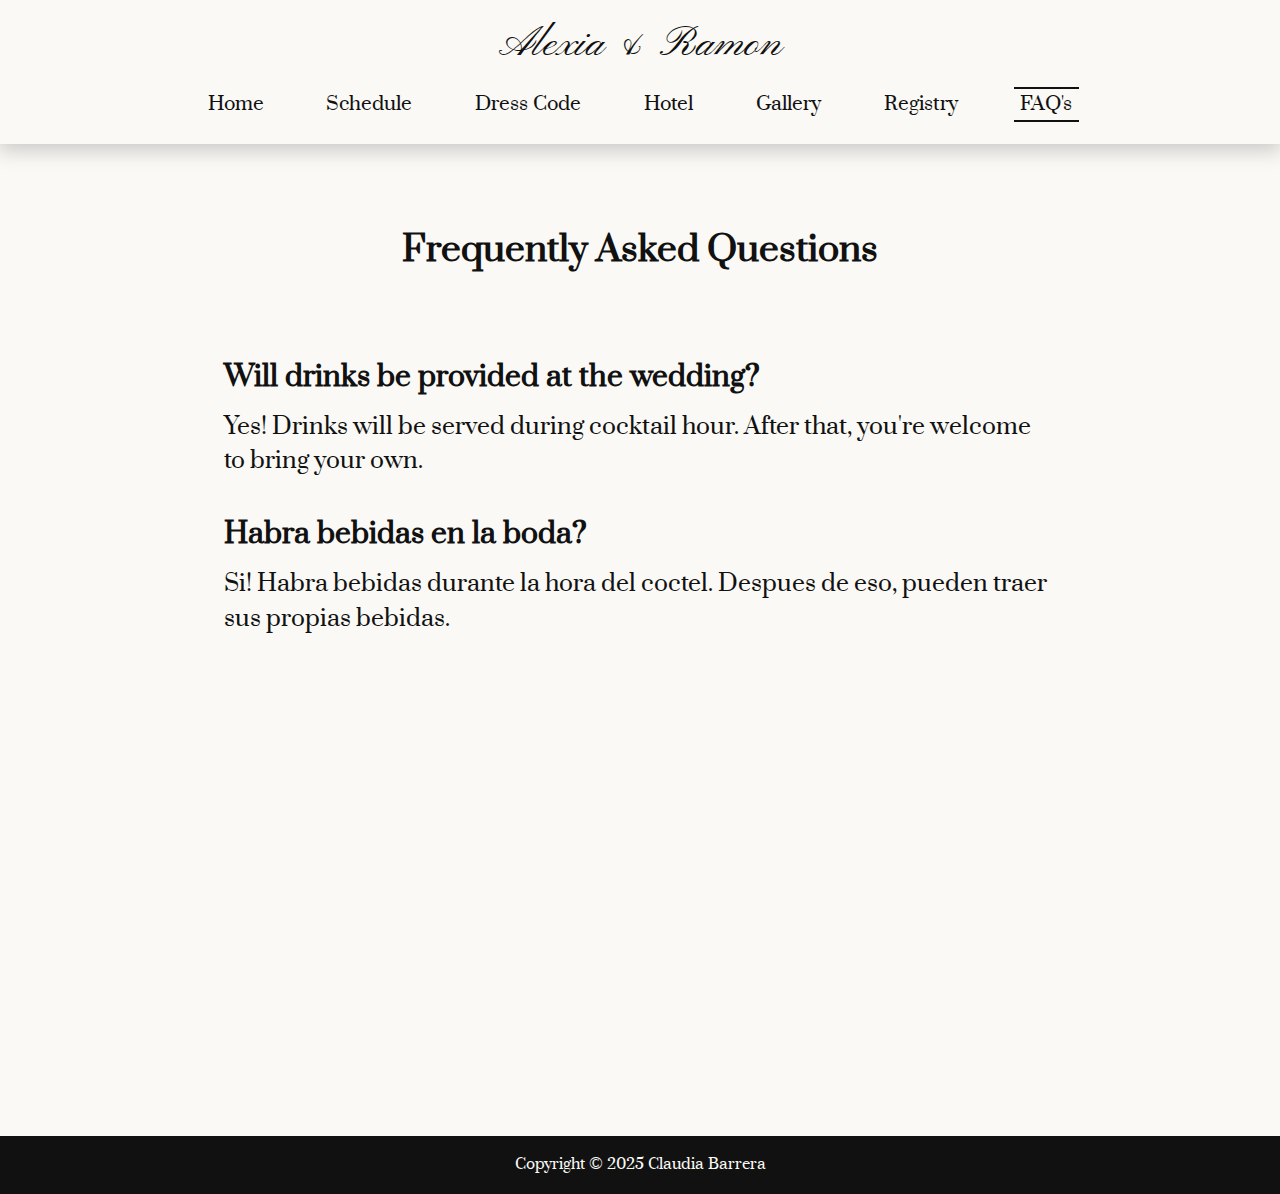
<file: pages/faq.html>
<!DOCTYPE html>
<html lang="en">

<head>
    <meta charset="UTF-8">
    <meta name="viewport" content="width=device-width, initial-scale=1.0">

    <title>A&R Wedding</title>

    <link rel="icon" type="img/png" href="../assets/imgs/heart-icon.png">
    <link rel="stylesheet" href="../styles.css">
</head>

<body>
    <div class="content-grid">

        <nav>
            <div class="logo">
                <p>Alexia & Ramon</p>
            </div>
            <div class="navbar-toggle">
                <div class="bar"></div>
                <div class="bar"></div>
                <div class="bar"></div>
            </div>
            <ul class="navbar-list">
                <li><a href="../index.html">Home</a></li>
                <li><a href="./schedule.html">Schedule</a></li>
                <li><a href="./dress-code.html">Dress Code</a></li>
                <li><a href="./hotel.html">Hotel</a></li>
                <li><a href="./gallery.html">Gallery</a></li>
                <li><a href="./registry.html">Registry</a></li>
                <li><a href="./faq.html" class="active">FAQ's</a></li>
            </ul>
        </nav>

        <div class="faq">
            <h1>Frequently Asked Questions</h1>

            <div class="question">
                <h2>Will drinks be provided at the wedding?</h2>
                <p>Yes! Drinks will be served during cocktail hour. After that, you're welcome to bring your own.</p>
            </div>

            <div class="question">
                <h2>Habra bebidas en la boda?</h2>
                <p>Si! Habra bebidas durante la hora del coctel. Despues de eso, pueden traer sus propias bebidas.</p>
            </div>
        </div>

        <footer>
            <p>Copyright &#169; 2025 Claudia Barrera</p>
        </footer>
    </div>

    <script src="../js/navigation.js"></script>
</body>

</html>
</file>
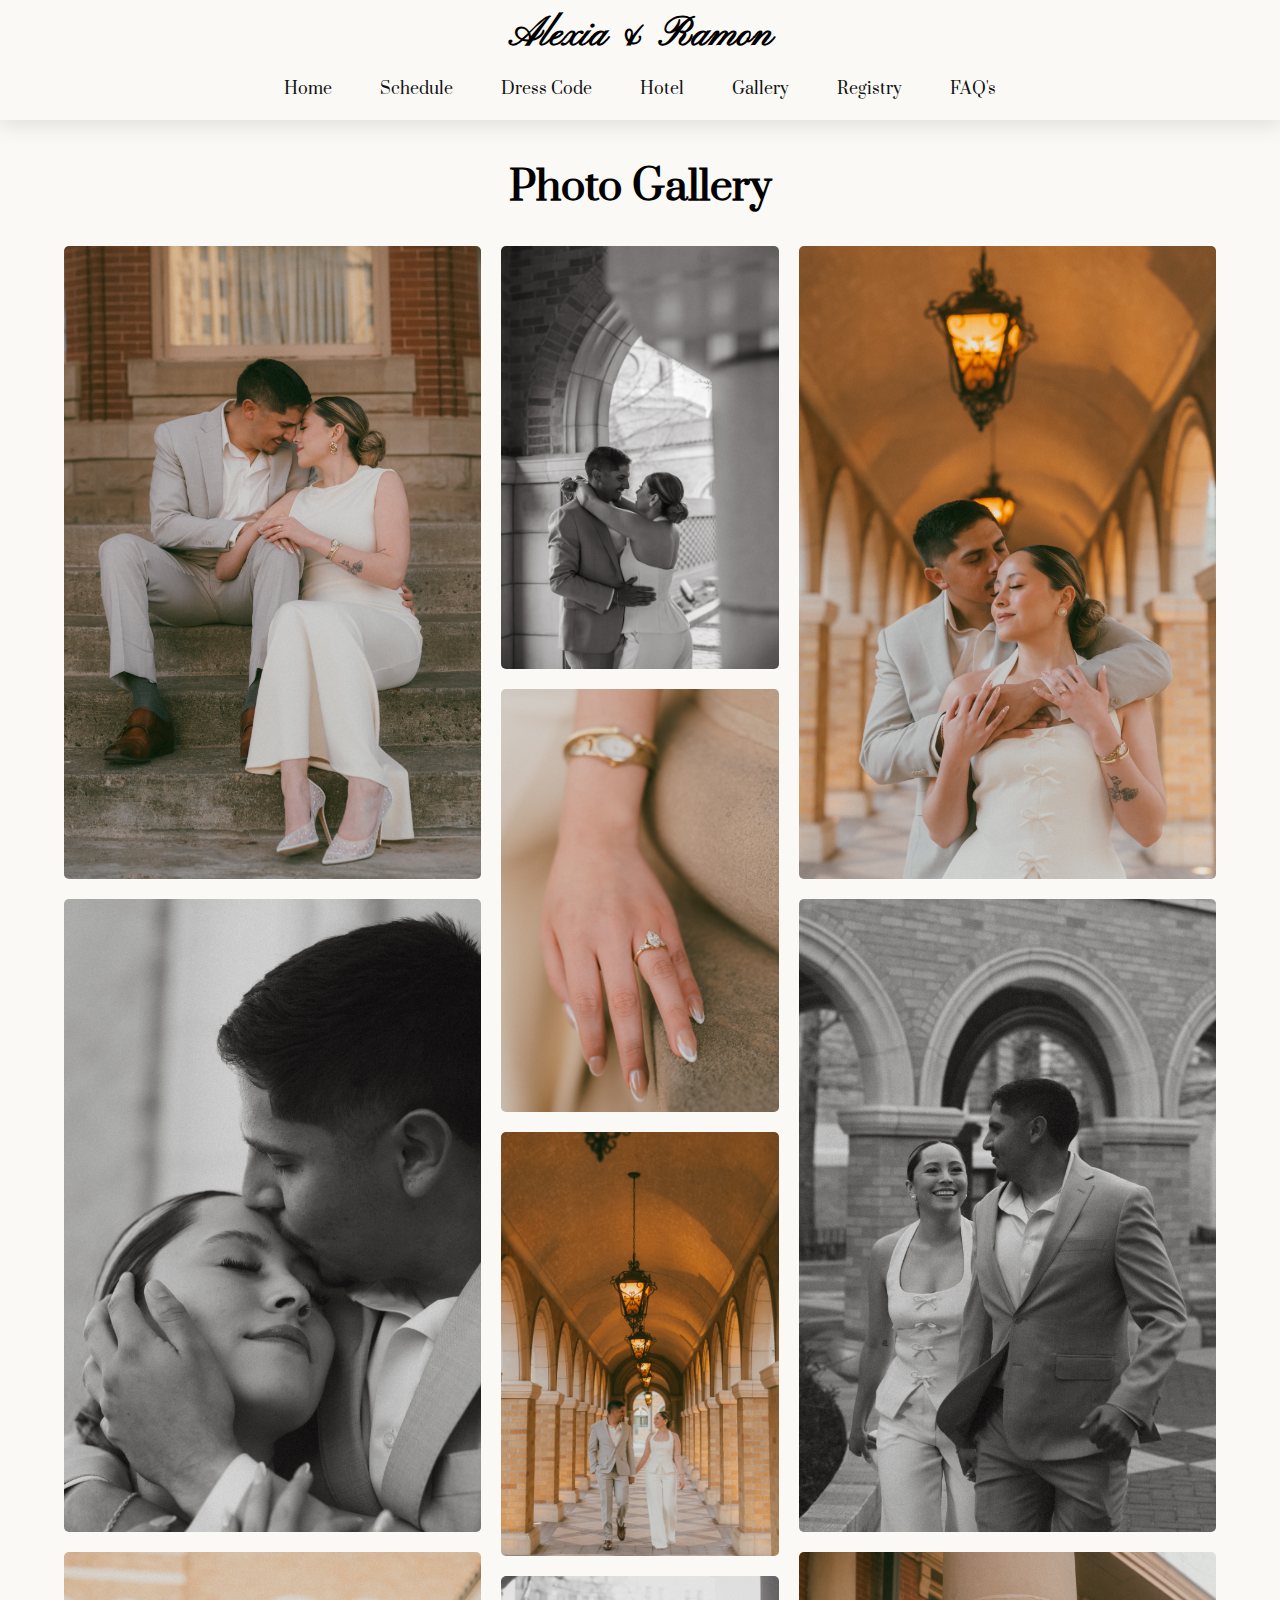
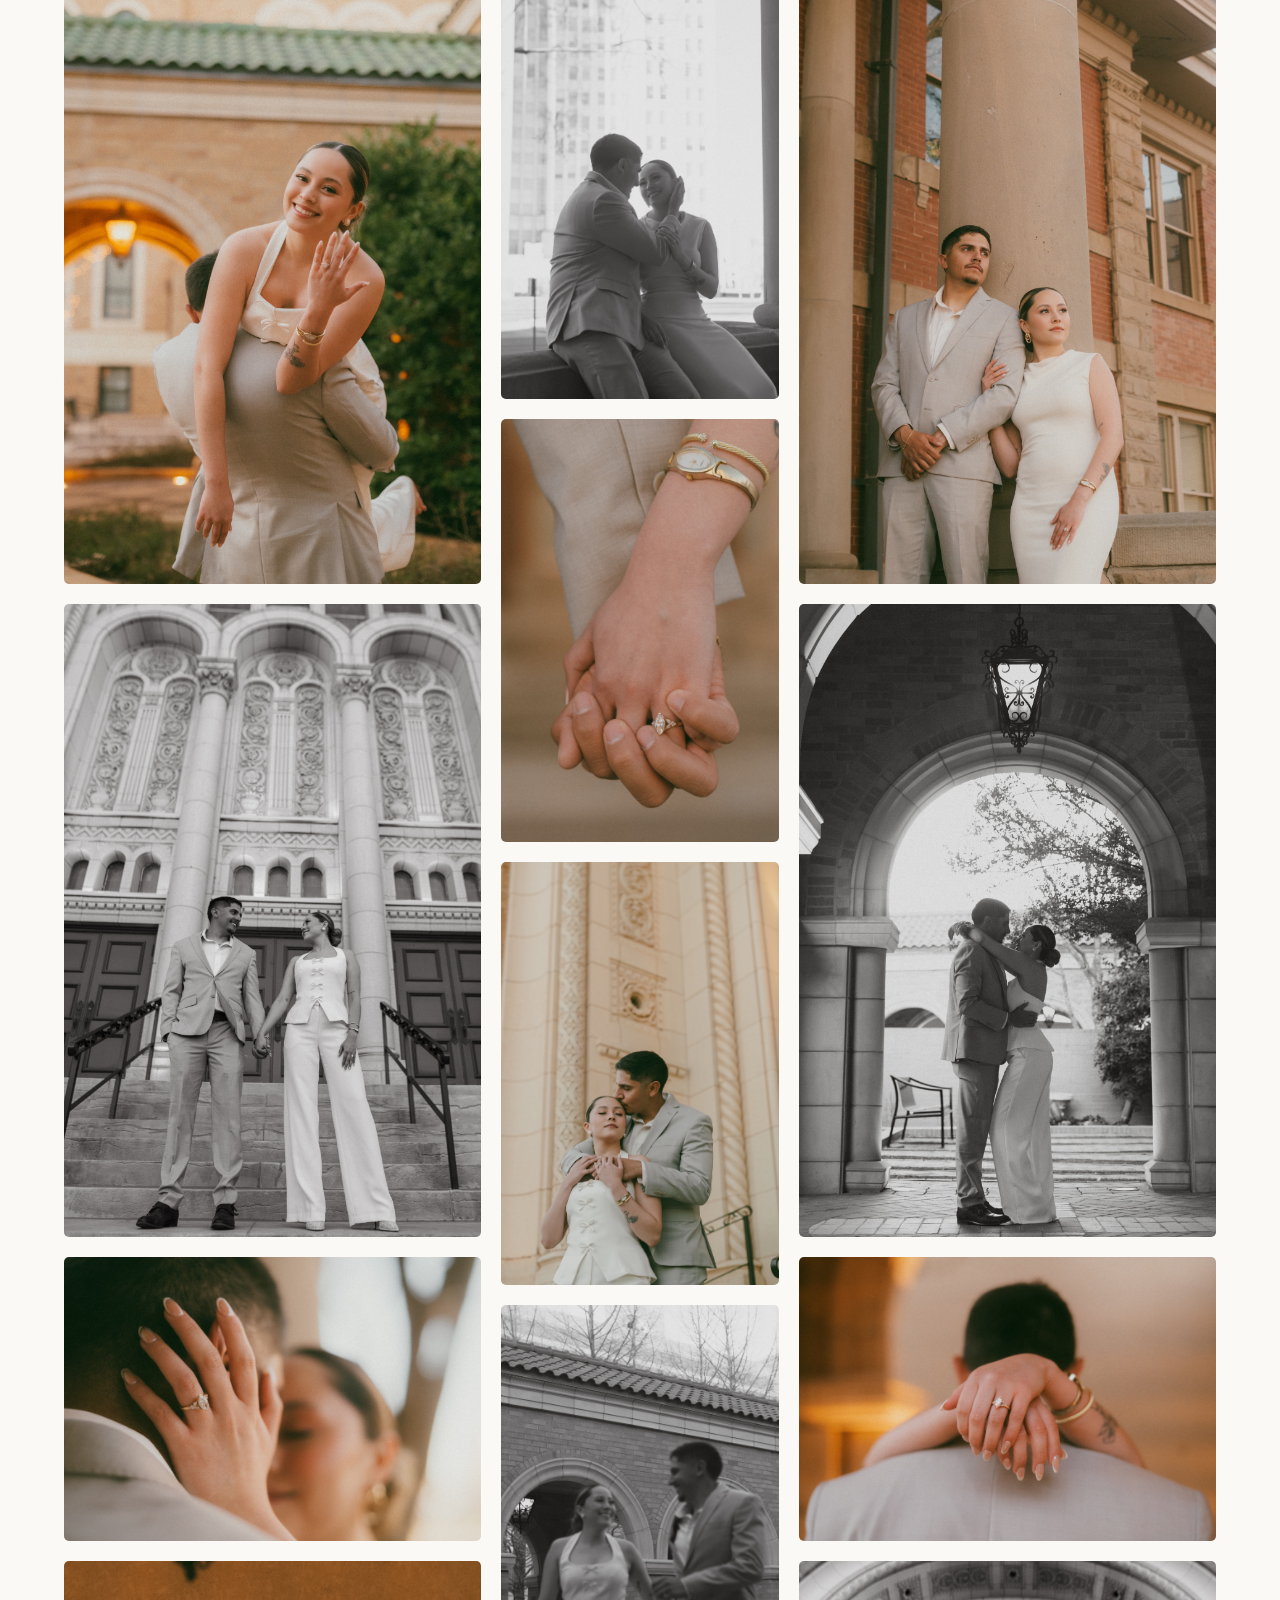
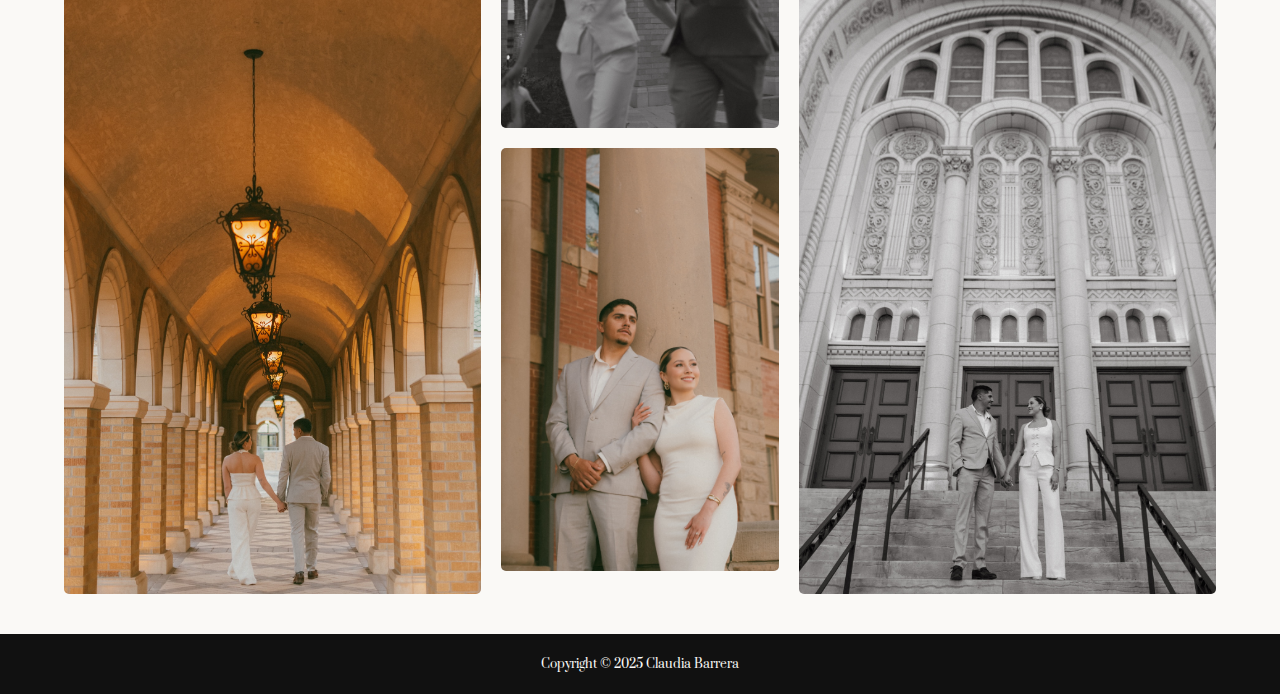
<file: pages/gallery.html>
<!DOCTYPE html>
<html lang="en">

<head>
    <meta charset="UTF-8">
    <meta name="viewport" content="width=device-width, initial-scale=1.0">
    <link rel="preconnect" href="https://fonts.googleapis.com">
    <link rel="preconnect" href="https://fonts.gstatic.com" crossorigin>
    <link href="https://fonts.googleapis.com/css2?family=Pinyon+Script&family=Prata&display=swap" rel="stylesheet">
    <link rel="stylesheet" href="../css/style.css">
    <link rel="icon" type="image/x-icon" href="../img/heart-icon.png">
    <title>A&R Wedding</title>
</head>

<body>
    <nav>
        <div class="name">
            <h3>Alexia & Ramon</h3>
        </div>
        <div class="hamburger">
            <div class="bar"></div>
            <div class="bar"></div>
            <div class="bar"></div>
        </div>
        <ul class="nav-links">
            <li><a href="../index.html">Home</a></li>
            <li><a href="./schedule.html">Schedule</a></li>
            <li><a href="./dress-code.html">Dress Code</a></li>
            <li><a href="./hotel.html">Hotel</a></li>
            <li><a href="./gallery.html">Gallery</a></li>
            <li><a href="./registry.html">Registry</a></li>
            <li><a href="./faq.html">FAQ's</a></li>
        </ul>
    </nav>

    <div class="gallery-container">

        <h1>Photo Gallery</h1>

        <div class="photo-gallery">

            <div class="column">
                <div class="photo">
                    <img src="../img/couple1.jpg" alt="">
                </div>
                <div class="photo">
                    <img src="../img/couple15.jpg" alt="">
                </div>
                <div class="photo">
                    <img src="../img/couple9.jpg" alt="">
                </div>
                <div class="photo">
                    <img src="../img/couple17.jpg" alt="">
                </div>
                <div class="photo">
                    <img src="../img/couple18.jpg" alt="">
                </div>
                <div class="photo">
                    <img src="../img/couple3.jpg" alt="">
                </div>
            </div>

            <div class="column">
                <div class="photo">
                    <img src="../img/couple11.jpg" alt="">
                </div>
                <div class="photo">
                    <img src="../img/engagment-ring.jpg" alt="">
                </div>
                <div class="photo">
                    <img src="../img/couple4.jpg" alt="">
                </div>
                <div class="photo">
                    <img src="../img/couple12.jpg" alt="">
                </div>
                <div class="photo">
                    <img src="../img/couple20.jpg" alt="">
                </div>
                <div class="photo">
                    <img src="../img/couple6.jpg" alt="">
                </div>
                <div class="photo">
                    <img src="../img/couple13.jpg" alt="">
                </div>
                <div class="photo">
                    <img src="../img/couple7.jpg" alt="">
                </div>
            </div>

            <div class="column">
                <div class="photo">
                    <img src="../img/couple5.jpg" alt="">
                </div>
                <div class="photo">
                    <img src="../img/couple14.jpg" alt="">
                </div>
                <div class="photo">
                    <img src="../img/couple8.jpg" alt="">
                </div>
                <div class="photo">
                    <img src="../img/couple10.jpg" alt="">
                </div>
                <div class="photo">
                    <img src="../img/couple19.jpg" alt="">
                </div>
                <div class="photo">
                    <img src="../img/couple16.jpg" alt="">
                </div>
            </div>

        </div>
    </div>

    <footer>
        <span>Copyright &#169; 2025 Claudia Barrera</span>
    </footer>

    <script src="../js/navigation.js"></script>
</body>

</html>
</file>
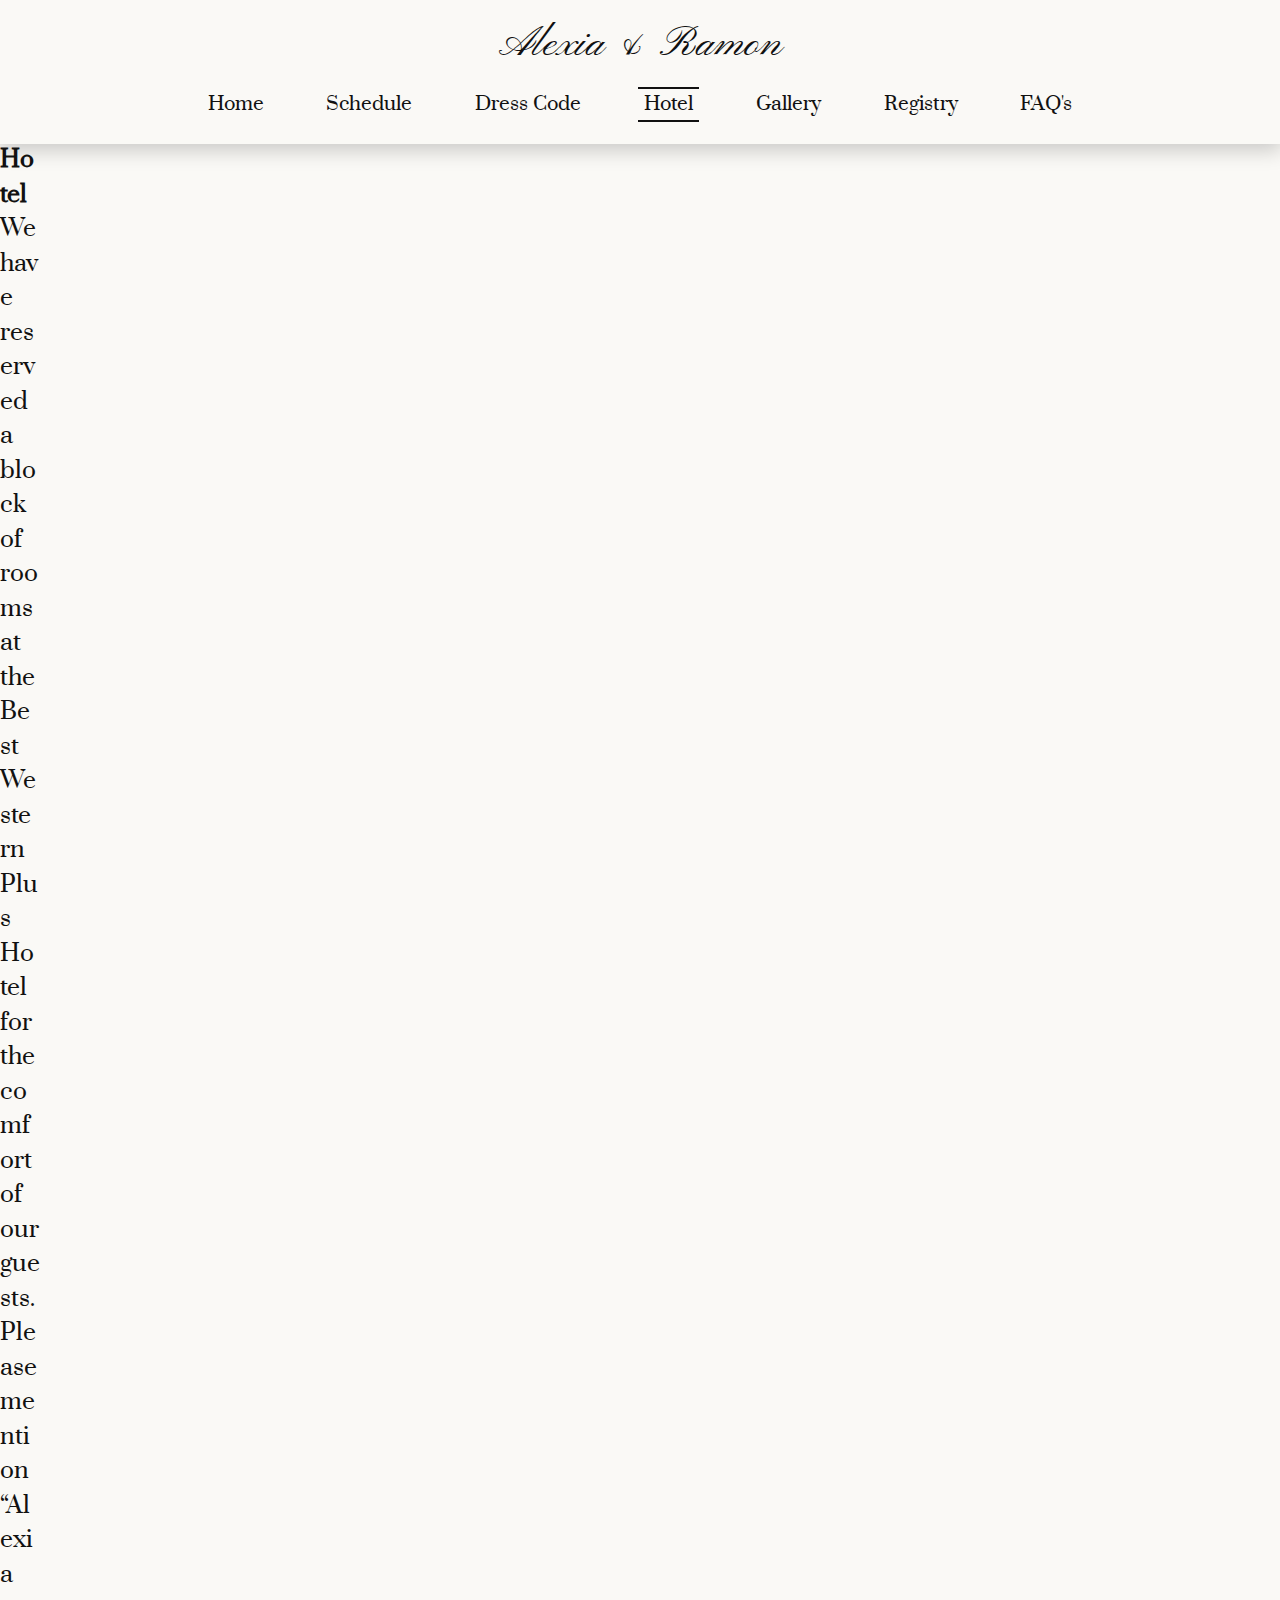
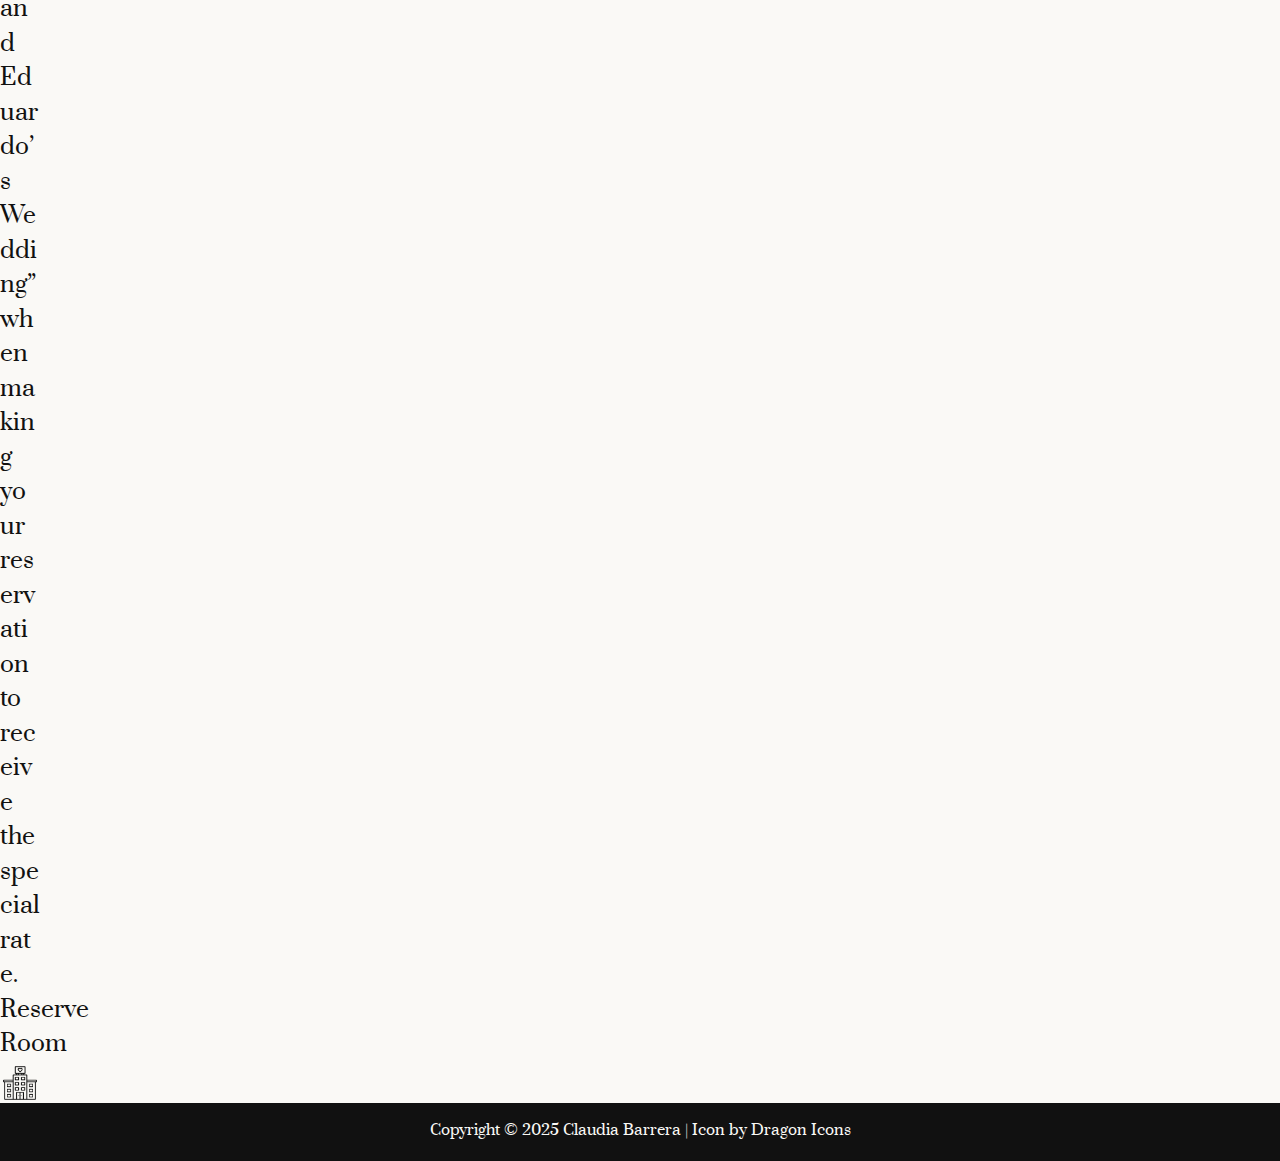
<file: pages/hotel.html>
<!DOCTYPE html>
<html lang="en">

<head>
    <meta charset="UTF-8">
    <meta name="viewport" content="width=device-width, initial-scale=1.0">

    <title>A&R Wedding</title>

    <link rel="icon" type="img/png" href="../assets/imgs/heart-icon.png">
    <link rel="stylesheet" href="../styles.css">
</head>

<body>

    <div class="content-grid">

        <nav>
            <div class="logo">
                <p>Alexia & Ramon</p>
            </div>
            <div class="navbar-toggle">
                <div class="bar"></div>
                <div class="bar"></div>
                <div class="bar"></div>
            </div>
            <ul class="navbar-list">
                <li><a href="../index.html">Home</a></li>
                <li><a href="./schedule.html">Schedule</a></li>
                <li><a href="./dress-code.html">Dress Code</a></li>
                <li><a href="./hotel.html" class="active">Hotel</a></li>
                <li><a href="./gallery.html">Gallery</a></li>
                <li><a href="./registry.html">Registry</a></li>
                <li><a href="./faq.html">FAQ's</a></li>
            </ul>
        </nav>

        <div class="hotel">
            <h1>Hotel</h1>
            <p>We have reserved a block of rooms at the Best Western Plus Hotel for the comfort of our guests.
                Please mention “Alexia and Eduardo’s Wedding” when making your reservation to receive the special rate.
            </p>
            <a href="https://www.google.com/search?client=mobilesearchapp&sca_esv=0e1f91a6f443d8ba&bih=797&biw=390&channel=iss&cs=1&hl=en&rlz=1MDAPLA_enUS1090US1090&v=388.0.811331708&sxsrf=AE3TifNpoFOQH2-w_usVrlSz_Nb-Si81SA:1759367350117&kgmid=/g/12vqysdzb&q=Best+Western+Plus+North+Odessa+Inn+%26+Suites&shndl=30&shem=lcuae,uaasie,shrtsdl&source=sh/x/loc/uni/m1/5&kgs=894dc84b1cbe9d4d&utm_source=lcuae,uaasie,shrtsdl,sh/x/loc/uni/m1/5"
                target="_blank" rel="noopener noreferrer">Reserve Room</a>
            <img src="../assets/imgs/hotel-icon.png" alt="gift icon" width="125">
        </div>

        <footer>
            <p>Copyright &#169; 2025 Claudia Barrera | <a
                    href="https://www.freepik.com/icon/hotel_9976044#fromView=search&page=1&position=74&uuid=99db3045-a2a5-4de7-ac8a-45a658e2c1a1"
                    target="_blank" rel="noopener noreferrer">Icon
                    by Dragon Icons</a> </p>
        </footer>

    </div>

    <script src="../js/navigation.js"></script>
</body>

</html>
</file>
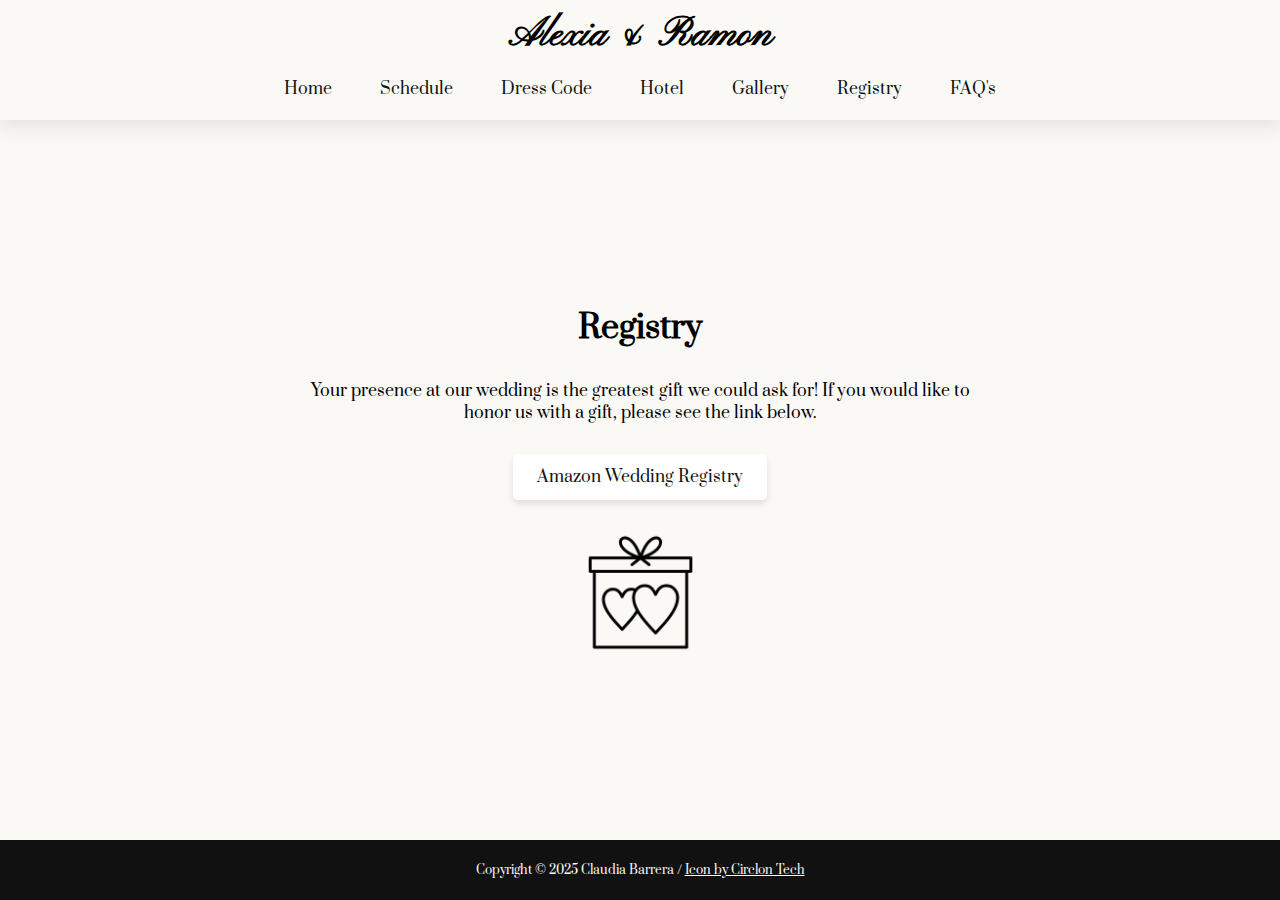
<file: pages/registry.html>
<!DOCTYPE html>
<html lang="en">

<head>
    <meta charset="UTF-8">
    <meta name="viewport" content="width=device-width, initial-scale=1.0">
    <link rel="preconnect" href="https://fonts.googleapis.com">
    <link rel="preconnect" href="https://fonts.gstatic.com" crossorigin>
    <link href="https://fonts.googleapis.com/css2?family=Pinyon+Script&family=Prata&display=swap" rel="stylesheet">
    <link rel="stylesheet" href="../css/style.css">
    <link rel="icon" type="image/x-icon" href="../img/heart-icon.png">
    <title>A&R Wedding</title>
</head>

<body>
    <nav>
        <div class="name">
            <h3>Alexia & Ramon</h3>
        </div>
        <div class="hamburger">
            <div class="bar"></div>
            <div class="bar"></div>
            <div class="bar"></div>
        </div>
        <ul class="nav-links">
            <li><a href="../index.html">Home</a></li>
            <li><a href="./schedule.html">Schedule</a></li>
            <li><a href="./dress-code.html">Dress Code</a></li>
            <li><a href="./hotel.html">Hotel</a></li>
            <li><a href="./gallery.html">Gallery</a></li>
            <li><a href="./registry.html">Registry</a></li>
            <li><a href="./faq.html">FAQ's</a></li>
        </ul>
    </nav>

    <div class="registry">
        <h1>Registry</h1>
        <p>Your presence at our wedding is the greatest gift we could ask for! If you would like to honor us with a
            gift, please see the link below.</p>
        <a href="https://www.amazon.com/wedding/guest-view/31VTSPZRWWDBH" target="_blank"
            rel="noopener noreferrer">Amazon Wedding Registry</a>
        <img src="../img/gift.png" alt="gift icon" width="125">
    </div>

    <footer>
        <span>Copyright &#169; 2025 Claudia Barrera</span>
        <span>/</span>
        <span><a href="https://www.freepik.com/icon/wedding-gift_6425099#fromView=search&page=1&position=23&uuid=08233401-35f9-4cf2-8a6c-9b0130fff852"
                target="_blank" rel="noopener noreferrer">Icon by Circlon Tech</a></span>
    </footer>

    <script src="../js/navigation.js"></script>
</body>

</html>
</file>
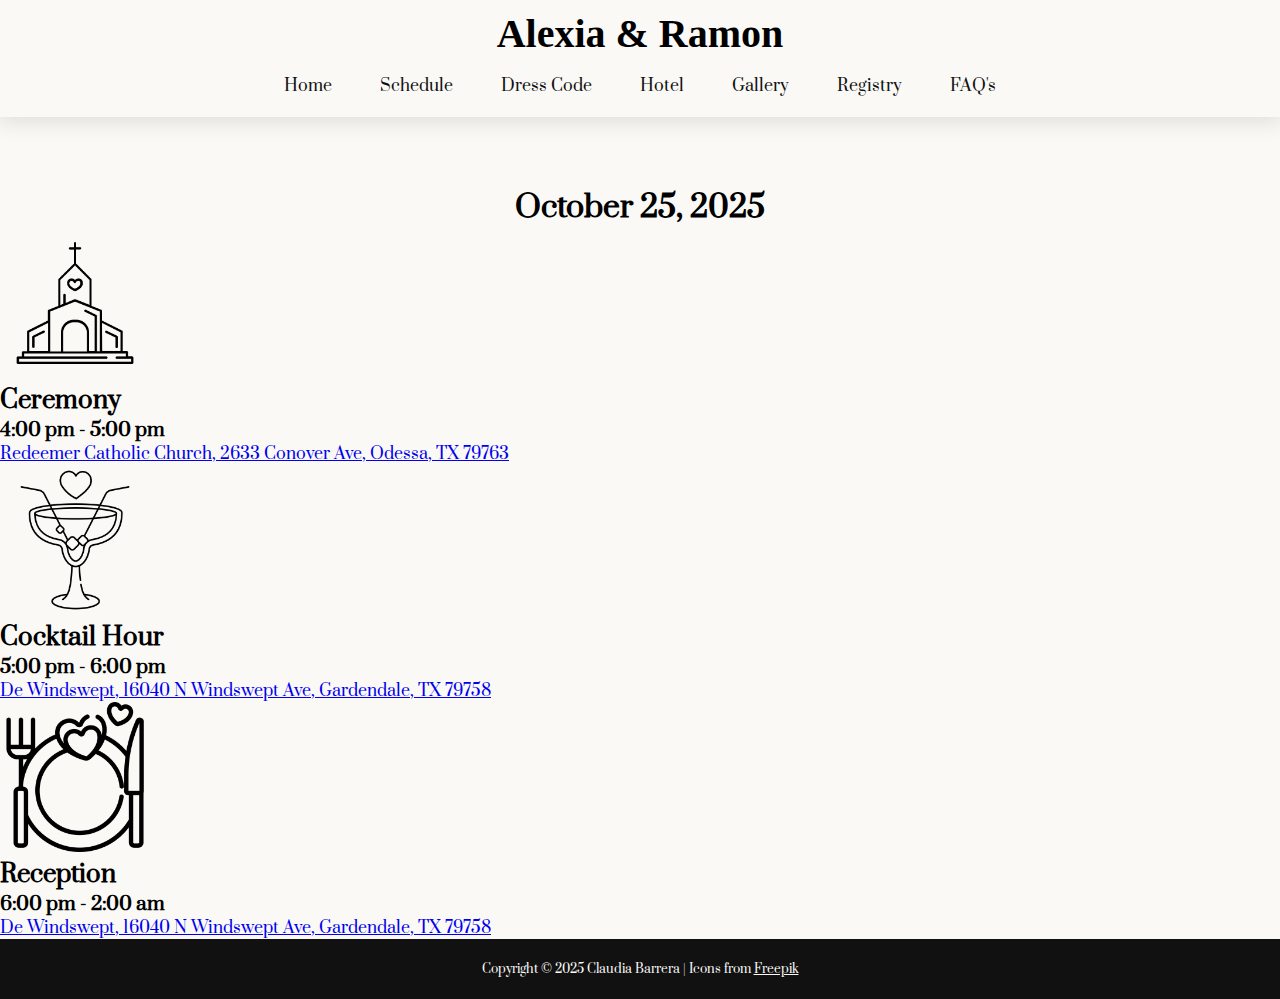
<file: pages/schedule.html>
<!DOCTYPE html>
<html lang="en">

<head>
    <meta charset="UTF-8">
    <meta name="viewport" content="width=device-width, initial-scale=1.0">
    <link rel="preconnect" href="https://fonts.googleapis.com">
    <link rel="preconnect" href="https://fonts.gstatic.com" crossorigin>
    <link href="https://fonts.googleapis.com/css2?family=Imperial+Script&family=Prata&display=swap" rel="stylesheet">
    <link rel="stylesheet" href="../css/style.css">
    <link rel="icon" type="image/x-icon" href="../img/heart-icon.png">
    <title>A&R Wedding</title>
</head>

<body>
    <nav>
        <div class="name">
            <h3>Alexia & Ramon</h3>
        </div>
        <div class="hamburger">
            <div class="bar"></div>
            <div class="bar"></div>
            <div class="bar"></div>
        </div>
        <ul class="nav-links">
            <li><a href="../index.html">Home</a></li>
            <li><a href="./schedule.html">Schedule</a></li>
            <li><a href="./dress-code.html">Dress Code</a></li>
            <li><a href="./hotel.html">Hotel</a></li>
            <li><a href="./gallery.html">Gallery</a></li>
            <li><a href="./registry.html">Registry</a></li>
            <li><a href="./faq.html">FAQ's</a></li>
        </ul>
    </nav>

    <div class="schedule">
        <h1>October 25, 2025</h1>
    </div>

    <div class="schedule-container">
        <section class="schedule-box">
            <img src="../img/church-icon.png" alt="church icon" width="150">
            <h2>Ceremony</h2>
            <h3>4:00 pm - 5:00 pm</h3>
            <p><a href="https://maps.app.goo.gl/nvzpjQC3ZTYMeUjG9" target="_blank" rel="noopener noreferrer">Redeemer
                    Catholic Church, 2633 Conover Ave, Odessa, TX 79763</a></p>
        </section>

        <section class="schedule-box">
            <img src="../img/cocktail-icon.png" alt="cocktail icon" width="150">
            <h2>Cocktail Hour</h2>
            <h3>5:00 pm - 6:00 pm</h3>
            <p><a href="https://maps.app.goo.gl/257krvtAnzKbsZhR9" target="_blank" rel="noopener noreferrer">De
                    Windswept, 16040 N Windswept Ave, Gardendale, TX 79758</a></p>
        </section>

        <section class="schedule-box">
            <img src="../img/plate-icon.png" alt="plate icon" width="150">
            <h2>Reception</h2>
            <h3>6:00 pm - 2:00 am</h3>
            <p><a href="https://maps.app.goo.gl/257krvtAnzKbsZhR9" target="_blank" rel="noopener noreferrer">De
                    Windswept, 16040 N Windswept Ave, Gardendale, TX 79758</a></p>
        </section>
    </div>

    <footer>
        <span>Copyright &#169; 2025 Claudia Barrera | Icons from <a href="https://www.freepik.com/" target="_blank"
                rel="noopener noreferrer">Freepik</a></span>
    </footer>

    <script src="../js/navigation.js"></script>
</body>

</html>
</file>
<file: css/style.css>
* {
  box-sizing: border-box;
  margin: 0;
  padding: 0;
}

body {
  min-height: 100vh;
  font-family: 'Prata', serif;
  font-size: 16px;
  color: #000;
  background-color: #faf9f6;
  display: flex;
  flex-direction: column;
  justify-content: space-between;
}

nav {
  padding: 10px 20px;
  display: flex;
  flex-direction: column;
  align-items: center;
  gap: 0.5em;
  box-shadow: 0 4px 20px 2px rgba(0, 0, 0, 0.1);
}

.name h3 {
  font-size: 40px;
  font-family: 'Pinyon Script', cursive;
}

.nav-links {
  display: flex;
  gap: 1em;
  list-style: none;
}

.nav-links a {
  display: block;
  padding: 10px 16px;
  color: #111;
  text-decoration: none;
  transition: all ease-in-out 100ms;
}

.nav-links a:hover {
  border-bottom: #111 solid 2px;
  border-top: #111 solid 2px;
}

.hamburger {
  display: none;
  cursor: pointer;
  width: 34px;
}

.hamburger .bar {
  flex-basis: 100%;
  height: 4px;
  background-color: #111;
  margin: 3px;
}

.hero h1 {
  text-align: center;
  font-family: 'Pinyon Script', cursive;
  font-size: 90px;
  color: #faf9f6;
  padding: 0 10px;
}

.hero {
  display: flex;
  align-items: center;
  justify-content: center;
  width: 100vw;
  height: 100vh;
  background-image: url(../img/couple2.jpg);
  background-size: cover;
  background-repeat: no-repeat;
  background-position: center;
}

video {
  border: 1px solid black;
}

.video-date-container {
  min-height: 100vh;
  text-align: center;
  display: flex;
  justify-content: space-evenly;
  padding: 100px 50px;
  margin: 200px 0;
}

.date-container {
  min-height: 50vh;
  display: flex;
  flex-direction: column;
  justify-content: space-evenly;
  align-items: center;
  gap: 3em;
  padding: 30px;
  margin: 60px 0;
  text-align: center;
}

.date-container .couple {
  padding: 0 20px;
  font-family: 'Pinyon Script', cursive;
  font-size: 80px;
}

.date-container .date {
  font-size: 30px;
}

.countdown {
  min-height: 100vh;
  background-image: linear-gradient(rgba(0, 0, 0, 0.2), rgba(0, 0, 0, 0.2)),
    url(../img/couple3.jpg);
  background-size: cover;
  background-repeat: no-repeat;
  background-position: bottom;
  display: flex;
  flex-direction: column;
  justify-content: center;
  align-items: center;
  color: #faf9f6;
  gap: 2em;
  padding: 30px 0;
}

.countdown h2 {
  font-size: 50px;
  text-align: center;
}

.time h3 {
  font-size: 70px;
}

.time {
  text-align: center;
}

.timebox {
  display: flex;
  gap: 2em;
}

footer {
  min-height: 60px;
  background-color: #111;
  color: #faf9f6;
  text-align: center;
  align-content: center;
  font-size: 12px;
}

footer a {
  color: #faf9f6;
}

.schedule h1 {
  font-size: 30px;
  text-align: center;
  margin-top: 70px;
}

.timeline {
  position: relative;
  max-width: 700px;
  margin: 50px auto;
}

.timeline-container {
  padding: 10px 50px;
  position: relative;
  width: 50%;

  animation: movedown 1s linear forwards;
  opacity: 0;
}

@keyframes movedown {
  0% {
    opacity: 1;
    transform: translateY(-30px);
  }
  100% {
    opacity: 1;
    transform: translateY(0px);
  }
}

.timeline-container:nth-child(2) {
  animation-delay: 1s;
}
.timeline-container:nth-child(3) {
  animation-delay: 2s;
}
.timeline-container:nth-child(4) {
  animation-delay: 3s;
}
.timeline-container:nth-child(5) {
  animation-delay: 4s;
}
.timeline-container:nth-child(6) {
  animation-delay: 5s;
}

.text-box {
  padding: 20px 30px;
  background-color: #fff;
  position: relative;
  border-radius: 5px;
  box-shadow: 5px 5px 20px 3px rgba(0, 0, 0, 0.1);
  text-align: center;
}

.text-box h2 {
  margin-bottom: 10px;
}

.left-container {
  left: 0;
}

.right-container {
  left: 50%;
}

.timeline-container img {
  padding: 2px;
  position: absolute;
  width: 40px;
  right: -20px;
  top: 32px;
  z-index: 10;
  background-color: white;
  box-shadow: 0 0 8px 5px rgba(0, 0, 0, 0.1);
  border-radius: 5px;
}

.right-container img {
  left: -20px;
}

.timeline::after {
  content: '';
  position: absolute;
  width: 6px;
  height: 100%;
  background-color: #111;
  top: 0;
  left: 50%;
  margin-left: -3px;
  z-index: -1;

  animation: moveline 6s linear forwards;
}

@keyframes moveline {
  0% {
    height: 0;
  }
  100% {
    height: 100%;
  }
}

.left-container-arrow {
  height: 0;
  width: 0;
  position: absolute;
  top: 28px;
  z-index: 1;
  border-top: 15px solid transparent;
  border-bottom: 15px solid transparent;
  border-left: 15px solid #fff;
  right: -15px;
}

.right-container-arrow {
  height: 0;
  width: 0;
  position: absolute;
  top: 28px;
  z-index: 1;
  border-top: 15px solid transparent;
  border-bottom: 15px solid transparent;
  border-right: 15px solid #fff;
  left: -15px;
}

.address {
  margin: 70px 0;
  padding: 30px 20px;
  text-align: center;
}

.address h4 {
  margin-bottom: 10px;
  font-size: 22px;
}

.church-address {
  margin-bottom: 70px;
}

.address a {
  display: inline-block;
  margin: 15px 0;
  padding: 12px 24px;
  border-radius: 5px;
  text-decoration: none;
  color: #111;
  background-color: #fff;
  box-shadow: 0 4px 6px 2px rgba(0, 0, 0, 0.1);
  transition: all 0.3s ease-in-out;
}

.address a:hover {
  box-shadow: 0 6px 12px rgba(0, 0, 0, 0.15);
  transform: translateY(-2px);
}

.dress-code {
  text-align: center;
  min-height: 200px;
  align-content: center;
  padding: 10px;
}

.dress-code h1 {
  font-size: 40px;
  margin-bottom: 20px;
}

.dress-code-pics {
  display: flex;
  justify-content: space-evenly;
  align-items: center;
  gap: 2em;
  margin-bottom: 40px;
}

.gallery-container {
  max-width: 1224px;
  width: 90%;
  margin: auto;
  padding: 40px 0;
}

.gallery-container h1 {
  font-size: 40px;
  margin-bottom: 2rem;
  text-align: center;
}

.photo-gallery {
  display: flex;
  gap: 20px;
}

.column {
  display: flex;
  flex-direction: column;
  gap: 20px;
}

.photo img {
  width: 100%;
  height: 100%;
  border-radius: 5px;
  object-fit: cover;
}

.registry {
  display: flex;
  flex-direction: column;
  align-items: center;
  gap: 30px;
  padding: 10px 20px;
}

.registry p {
  max-width: 60ch;
  text-align: center;
}

.registry a {
  padding: 12px 24px;
  text-decoration: none;
  color: #111;
  background-color: #fff;
  border-radius: 5px;
  box-shadow: 0 4px 6px rgba(0, 0, 0, 0.1);
  transition: all 0.3s ease-in-out;
}

.registry a:hover {
  box-shadow: 0 6px 12px rgba(0, 0, 0, 0.15);
  transform: translateY(-2px);
}

.coming-soon {
  text-align: center;
}

/* Responsive Design */
@media (max-width: 850px) {
  nav {
    flex-wrap: wrap;
    flex-direction: row;
    justify-content: space-between;
  }

  .hamburger {
    display: flex;
    flex-wrap: wrap;
  }

  .nav-links {
    display: none;
    flex-basis: 100%;
    flex-wrap: wrap;
  }

  .nav-links li {
    flex-basis: 100%;
  }

  .nav-links a {
    text-align: center;
    font-size: 28px;
    padding: 30px 16px;
  }

  .hero h1 {
    font-size: 50px;
  }

  video {
    width: 320px;
  }

  .video-date-container {
    flex-direction: column-reverse;
    align-items: center;
    margin: 0;
  }

  .timebox {
    flex-direction: column;
  }

  .dress-code-pics {
    flex-direction: column;
  }

  .photo-gallery {
    flex-direction: column;
  }
}

@media screen and (max-width: 600px) {
  .timeline {
    margin: 50px auto;
  }
  .timeline::after {
    left: 31px;
  }
  .timeline-container {
    width: 100%;
    padding-left: 80px;
    padding-right: 25px;
  }
  .right-container {
    left: 0;
  }
  .left-container img,
  .right-container img {
    left: 10px;
  }
  .left-container-arrow,
  .right-container-arrow {
    border-right: 15px solid #fff;
    border-left: 0;
    left: -15px;
  }
}
</file>
<file: styles.css>
/*
---------------
CSS Reset
---------------
*/

*,
*::before,
*::after {
  box-sizing: border-box;
}

* {
  margin: 0;
  padding: 0;
}

@media (prefers-reduced-motion: no-preference) {
  html {
    interpolate-size: allow-keywords;
  }
}

body {
  line-height: 1.5;
  -webkit-font-smoothing: antialiased;
}

img,
video {
  display: block;
  max-width: 100%;
}

p,
h1,
h2,
h3,
h4,
h5,
h6 {
  overflow-wrap: break-word;
}

p {
  text-wrap: pretty;
}
h1,
h2,
h3,
h4,
h5,
h6 {
  text-wrap: balance;
}

a {
  text-decoration: none;
}

li {
  list-style-type: none;
}

/*
---------------
Fonts
---------------
*/

/*! Generated by Font Squirrel (https://www.fontsquirrel.com) on September 8, 2025 */

@font-face {
  font-family: 'prataregular';
  src: url('assets/fonts/prata-regular-webfont.woff2') format('woff2');
  font-weight: normal;
  font-style: normal;
}

@font-face {
  font-family: 'pinyon_scriptregular';
  src: url('assets/fonts/pinyonscript-regular-webfont.woff2') format('woff2');
  font-weight: normal;
  font-style: normal;
}

/* @link https://utopia.fyi/type/calculator?c=360,18,1.2,1728,20,1.25,5,2,&s=0.75|0.5|0.25,1.5|2|3|4|6,s-l&g=s,l,xl,12 */

:root {
  /* Step -2: 12.5px → 12.8px */
  --step--2: clamp(0.7813rem, 0.7763rem + 0.0219vw, 0.8rem);
  /* Step -1: 15px → 16px */
  --step--1: clamp(0.9375rem, 0.9211rem + 0.0731vw, 1rem);
  /* Step 0: 18px → 20px */
  --step-0: clamp(1.125rem, 1.0921rem + 0.1462vw, 1.25rem);
  /* Step 1: 21.6px → 25px */
  --step-1: clamp(1.35rem, 1.2941rem + 0.2485vw, 1.5625rem);
  /* Step 2: 25.92px → 31.25px */
  --step-2: clamp(1.62rem, 1.5323rem + 0.3896vw, 1.9531rem);
  /* Step 3: 31.104px → 39.0625px */
  --step-3: clamp(1.944rem, 1.8131rem + 0.5818vw, 2.4414rem);
  /* Step 4: 37.3248px → 48.8281px */
  --step-4: clamp(2.3328rem, 2.1436rem + 0.8409vw, 3.0518rem);
  /* Step 5: 44.7898px → 61.0352px */
  --step-5: clamp(2.7994rem, 2.5322rem + 1.1875vw, 3.8147rem);
  /* Step 6: 53.7477px → 76.2939px */
  --step-6: clamp(3.3592rem, 2.9951rem + 1.6185vw, 4.7684rem);
}

* {
  font-size: var(--step-0);

  font-family: 'prataregular', serif;
  color: #111;
}

/*
---------------
Spacing variables
---------------
*/

/* @link https://utopia.fyi/space/calculator?c=360,18,1.2,1728,20,1.25,5,2,&s=0.75|0.5|0.25,1.5|2|3|4|6,s-l&g=s,l,xl,12 */

:root {
  /* Space 3xs: 5px → 5px */
  --space-3xs: clamp(0.3125rem, 0.3125rem + 0vw, 0.3125rem);
  /* Space 2xs: 9px → 10px */
  --space-2xs: clamp(0.5625rem, 0.5461rem + 0.0731vw, 0.625rem);
  /* Space xs: 14px → 15px */
  --space-xs: clamp(0.875rem, 0.8586rem + 0.0731vw, 0.9375rem);
  /* Space s: 18px → 20px */
  --space-s: clamp(1.125rem, 1.0921rem + 0.1462vw, 1.25rem);
  /* Space m: 27px → 30px */
  --space-m: clamp(1.6875rem, 1.6382rem + 0.2193vw, 1.875rem);
  /* Space l: 36px → 40px */
  --space-l: clamp(2.25rem, 2.1842rem + 0.2924vw, 2.5rem);
  /* Space xl: 54px → 60px */
  --space-xl: clamp(3.375rem, 3.2763rem + 0.4386vw, 3.75rem);
  /* Space 2xl: 72px → 80px */
  --space-2xl: clamp(4.5rem, 4.3684rem + 0.5848vw, 5rem);
  /* Space 3xl: 108px → 120px */
  --space-3xl: clamp(6.75rem, 6.5526rem + 0.8772vw, 7.5rem);

  /* One-up pairs */
  /* Space 3xs-2xs: 5px → 10px */
  --space-3xs-2xs: clamp(0.3125rem, 0.2303rem + 0.3655vw, 0.625rem);
  /* Space 2xs-xs: 9px → 15px */
  --space-2xs-xs: clamp(0.5625rem, 0.4638rem + 0.4386vw, 0.9375rem);
  /* Space xs-s: 14px → 20px */
  --space-xs-s: clamp(0.875rem, 0.7763rem + 0.4386vw, 1.25rem);
  /* Space s-m: 18px → 30px */
  --space-s-m: clamp(1.125rem, 0.9276rem + 0.8772vw, 1.875rem);
  /* Space m-l: 27px → 40px */
  --space-m-l: clamp(1.6875rem, 1.4737rem + 0.9503vw, 2.5rem);
  /* Space l-xl: 36px → 60px */
  --space-l-xl: clamp(2.25rem, 1.8553rem + 1.7544vw, 3.75rem);
  /* Space xl-2xl: 54px → 80px */
  --space-xl-2xl: clamp(3.375rem, 2.9474rem + 1.9006vw, 5rem);
  /* Space 2xl-3xl: 72px → 120px */
  --space-2xl-3xl: clamp(4.5rem, 3.7105rem + 3.5088vw, 7.5rem);

  /* Custom pairs */
  /* Space s-l: 18px → 40px */
  --space-s-l: clamp(1.125rem, 0.7632rem + 1.6082vw, 2.5rem);
}

/*
---------------
Layout
---------------
*/

body {
  min-height: 100vh;

  background: #faf9f6;
}

.content-grid {
  --padding-inline: 1rem;
  --content-max-width: 900px;
  --breakout-max-width: 1200px;

  --breakout-size: calc(
    (var(--breakout-max-width) - var(--content-max-width)) / 2
  );

  display: grid;
  grid-template-columns:
    [full-width-start] minmax(var(--padding-inline), 1fr)
    [breakout-start] minmax(0, var(--breakout-size))
    [content-start] min(
      100% - (var(--padding-inline) * 2),
      var(--content-max-width)
    )
    [content-end]
    minmax(0, var(--breakout-size)) [breakout-end]
    minmax(var(--padding-inline), 1fr) [full-width-end];
}

nav,
footer {
  grid-column: full-width;
}

nav {
  display: flex;
  flex-direction: column;
  justify-content: center;
  align-items: center;
  padding: var(--space-2xs);

  box-shadow: 0 4px 20px 2px rgba(0, 0, 0, 0.2);
}

.logo p {
  font-size: var(--step-3);

  font-family: 'pinyon_scriptregular', cursive;
}

.navbar-list {
  display: flex;
  justify-content: space-between;
  align-items: center;
  width: min(100%, 900px);
  padding: var(--space-2xs);
  gap: var(--space-s);
}

.navbar-list a {
  font-size: var(--step--1);
  padding: var(--space-3xs);

  white-space: nowrap;
}

.navbar-list a:hover,
.navbar-list a.active {
  border-top: 2px solid #111;
  border-bottom: 2px solid #111;
}

.navbar-toggle {
  display: none;
  background: transparent;
  padding: 10px;
  border: none;
  cursor: pointer;
}

.bar {
  display: block;
  width: 25px;
  height: 3px;
  margin: 5px auto;

  background-color: #111;
  transition: all 0.3 ease-in-out;
}

footer {
  background-color: #111;
}

footer p {
  padding: var(--space-xs);
  font-size: var(--step--2);
  text-align: center;

  color: #faf9f6;
}

footer a {
  font-size: var(--step--2);
  color: #faf9f6;
}

footer a:hover {
  border-bottom: 1px solid #faf9f6;
}

/*
~~~~
Home Page
~~~~
*/

.announcement {
  grid-column: full-width;
  height: 100vh;

  display: flex;
  align-items: center;
  justify-content: center;

  background-image: url(assets/imgs/couple2.jpg);
  background-size: cover;
  background-repeat: no-repeat;
  background-position: center;
}

.announcement h1 {
  text-align: center;
  font-size: var(--step-6);
  margin: 0 var(--space-l);

  font-family: 'pinyon_scriptregular', cursive;
  color: #faf9f6;
}

.video-and-date-container {
  grid-column: breakout;

  display: flex;
  align-items: center;
  justify-content: space-around;
  padding: var(--space-3xl) var(--space-s);
}

video {
  border-radius: 5px;
}

.date-container {
  display: flex;
  flex-direction: column;
  gap: var(--space-xl);
}

.couple p {
  font-size: var(--step-5);
  text-align: center;

  font-family: 'pinyon_scriptregular', cursive;
}

.date {
  font-size: var(--step-2);
  text-align: center;
}

.countdown {
  grid-column: full-width;
  height: 100vh;

  display: flex;
  flex-direction: column;
  align-items: center;
  justify-content: center;
  gap: var(--space-s);

  background-image: linear-gradient(rgba(0, 0, 0, 0.2), rgba(0, 0, 0, 0.2)),
    url(assets/imgs/couple3.jpg);
  background-size: cover;
  background-repeat: no-repeat;
  background-position: bottom;
}

.countdown h2,
.countdown h3,
.countdown p {
  color: #faf9f6;
  text-align: center;
}

.countdown h2 {
  font-size: var(--step-4);
}

.countdown h3 {
  font-size: var(--step-3);
}

.timebox {
  display: flex;
  padding: var(--space-s);
  gap: var(--space-m);
}

/*
~~~~
Schedule Page
~~~~
*/

h1.schedule {
  font-size: var(--step-2);
  padding: var(--space-m);
  margin: var(--space-xl) 0;
  text-align: center;
}

.timeline {
  position: relative;
  max-width: 900px;
  margin: 0 auto;
}

.timeline-container {
  padding: 10px 50px;
  position: relative;
  width: 50%;

  animation: movedown 1s linear forwards;
  opacity: 0;
}

@keyframes movedown {
  0% {
    opacity: 1;
    transform: translateY(-20px);
  }
  100% {
    opacity: 1;
    transform: translateY(0px);
  }
}

.timeline-container:nth-child(2) {
  animation-delay: 1s;
}
.timeline-container:nth-child(3) {
  animation-delay: 2s;
}
.timeline-container:nth-child(4) {
  animation-delay: 3s;
}
.timeline-container:nth-child(5) {
  animation-delay: 4s;
}
.timeline-container:nth-child(6) {
  animation-delay: 5s;
}

.text-box {
  text-align: center;
  position: relative;
  padding: 20px 30px;

  background-color: #fff;
  border-radius: 5px;
  box-shadow: 0 4px 20px 2px rgba(0, 0, 0, 0.2);
}

.text-box h2 {
  font-size: var(--step-1);
  margin-bottom: 10px;
  white-space: nowrap;
}

.text-box h3 {
  font-size: var(--step-0);
}

.left-container {
  left: 0;
}

.right-container {
  left: 50%;
}

.timeline-container img {
  padding: 2px;
  position: absolute;
  width: 40px;
  right: -20px;
  top: 32px;
  z-index: 10;

  background-color: white;
  box-shadow: 0 4px 20px 2px rgba(0, 0, 0, 0.2);
  border-radius: 5px;
}

.right-container img {
  left: -20px;
}

.timeline::after {
  content: '';
  position: absolute;
  width: 6px;
  height: 100%;
  top: 0;
  left: 50%;
  margin-left: -3px;
  z-index: -1;

  background-color: #111;
  animation: moveline 6s linear forwards;
}

@keyframes moveline {
  0% {
    height: 0;
  }
  100% {
    height: 100%;
  }
}

.left-container-arrow {
  height: 0;
  width: 0;
  position: absolute;
  top: 28px;
  z-index: 1;
  right: -15px;

  border-top: 15px solid transparent;
  border-bottom: 15px solid transparent;
  border-left: 15px solid #fff;
}

.right-container-arrow {
  height: 0;
  width: 0;
  position: absolute;
  top: 28px;
  z-index: 1;
  left: -15px;

  border-top: 15px solid transparent;
  border-bottom: 15px solid transparent;
  border-right: 15px solid #fff;
}

.address {
  margin: var(--space-2xl) 0;
  padding: 30px 20px;
  text-align: center;
}

.address h4 {
  font-size: var(--step-1);
}

.address h4,
.address p {
  margin-bottom: var(--space-xs);
}

.church-address {
  margin-bottom: var(--space-2xl);
}

.address a {
  display: inline-block;
  padding: 12px 24px;
  border-radius: 5px;

  text-decoration: none;
  color: #111;
  background-color: #fff;
  box-shadow: 0 4px 20px 2px rgba(0, 0, 0, 0.2);
  transition: all 0.3s ease-in-out;
}

.address a:hover {
  box-shadow: 0 10px 20px 2px rgba(0, 0, 0, 0.2);
  transform: translateY(-2px);
}

/*
~~~~
Dress Code Page
~~~~
*/

.dress-code {
  grid-column: content;

  min-height: 100vh;
  display: flex;
  flex-direction: column;
  align-items: center;
  justify-content: center;
  gap: var(--space-l);
  text-align: center;
}

.dress-code {
  padding: var(--space-2xs);
}

.dress-code h1 {
  font-size: var(--step-2);
  margin-bottom: var(--space-s);
}

/*
~~~~
Hotel Page
~~~~
*/

.coming-soon {
  grid-column: content;

  min-height: 100vh;
  display: flex;
  flex-direction: column;
  align-items: center;
  justify-content: center;
}

.coming-soon h1 {
  font-size: var(--step-2);
  text-align: center;
}

/*
~~~~
Gallery Page
~~~~
*/

.gallery-container {
  grid-column: breakout;
  margin: var(--space-m) 0;
}

.gallery-container h1 {
  font-size: var(--step-2);
  margin: var(--space-m) 0;
  text-align: center;
}

.photo-gallery {
  display: flex;
  gap: var(--space-2xs);
}

.column-container {
  display: flex;
  gap: var(--space-2xs);
}

.column {
  display: flex;
  flex-direction: column;
  gap: var(--space-2xs);
}

.photo img {
  width: 100%;
  height: 100%;
  border-radius: 5px;
  object-fit: cover;
}

/*
~~~~
Registry Page
~~~~
*/

.registry {
  grid-column: content;

  min-height: 100vh;
  display: flex;
  flex-direction: column;
  align-items: center;
  justify-content: start;
  margin: var(--space-l) 0;
  padding: var(--space-m);
  gap: var(--space-m);
}

.registry h1 {
  font-size: var(--step-2);
  text-align: center;
}

.registry p {
  text-align: center;
}

.registry a {
  padding: 12px 24px;
  text-decoration: none;
  text-align: center;

  color: #111;
  background-color: #fff;
  border-radius: 5px;
  box-shadow: 0 4px 20px 2px rgba(0, 0, 0, 0.2);
  transition: all 0.3s ease-in-out;
}

.registry a:hover {
  box-shadow: 0 10px 20px 2px rgba(0, 0, 0, 0.2);
  transform: translateY(-2px);
}

/*
~~~~
FAQ's Page
~~~~
*/

.faq {
  grid-column: content;

  min-height: 100vh;
  display: flex;
  flex-direction: column;
  align-items: center;
  justify-content: start;
  margin: var(--space-l) 0;
  padding: var(--space-m);
  gap: var(--space-m);
}

.faq h1 {
  font-size: var(--step-2);
  text-align: center;
  margin-bottom: var(--space-l);
}

.faq h2 {
  font-size: var(--step-1);
  margin-bottom: var(--space-2xs);
}

/*
---------------
Media Queries
---------------
*/

/* navbar */
@media (max-width: 700px) {
  nav {
    flex-direction: row;
    justify-content: space-between;
  }

  .navbar-list {
    /* need this to toggle active class*/
    display: none;

    flex-direction: column;
    justify-content: start;
    align-items: start;
    position: absolute;
    top: 0;
    right: 0;
    z-index: 999;
    height: 100vh;
    width: 70%;
    padding: var(--space-xl) var(--space-m);
    gap: var(--space-m);

    box-shadow: 0 10px 10px rgba(0, 0, 0, 0.5);
    background: hsla(0, 0%, 100%, 0.1);
    backdrop-filter: blur(3rem);
  }

  .navbar-list.active {
    display: flex;
  }

  .navbar-toggle {
    display: block;
    z-index: 1000;
  }

  /* turn bars into X */
  .navbar-toggle.active .bar:nth-child(2) {
    opacity: 0;
  }

  .navbar-toggle.active .bar:nth-child(1) {
    transform: translateY(8px) rotate(45deg);
  }

  .navbar-toggle.active .bar:nth-child(3) {
    transform: translateY(-8px) rotate(-45deg);
  }
}

/* home page */
@media (max-width: 1000px) {
  .video-and-date-container {
    flex-direction: column;
  }

  .date-container {
    order: -1;
    margin-bottom: var(--space-3xl);
  }
}

/* home page countdown */
@media (max-width: 415px) {
  .timebox {
    flex-direction: column;
  }
}

/* schedule page */
@media screen and (max-width: 600px) {
  .timeline {
    margin: 50px auto;
  }
  .timeline::after {
    left: 31px;
  }
  .timeline-container {
    width: 100%;
    padding-left: 80px;
    padding-right: 25px;
  }
  .right-container {
    left: 0;
  }
  .left-container img,
  .right-container img {
    left: 10px;
  }
  .left-container-arrow,
  .right-container-arrow {
    border-right: 15px solid #fff;
    border-left: 0;
    left: -15px;
  }
}

/* photo gallery */
@media screen and (max-width: 950px) {
  .column-container {
    flex-direction: column;
  }
}
</file>
